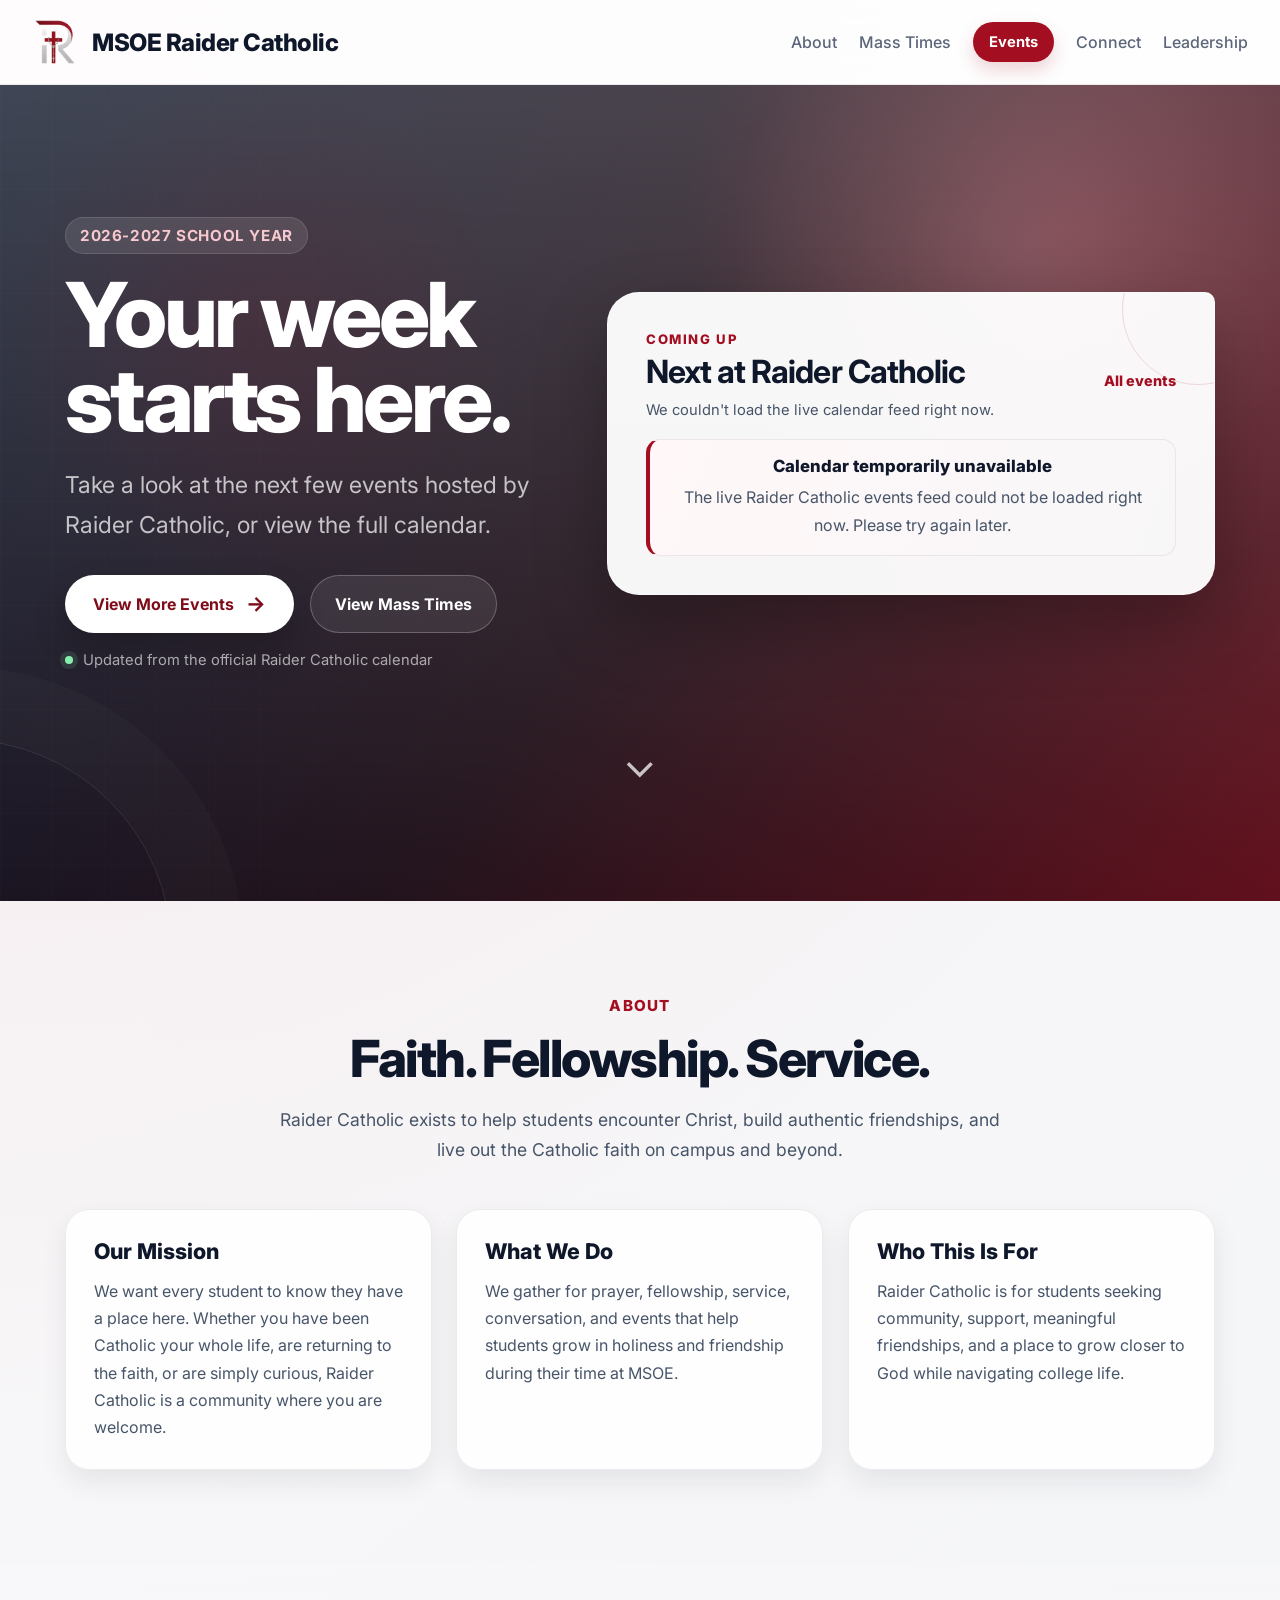
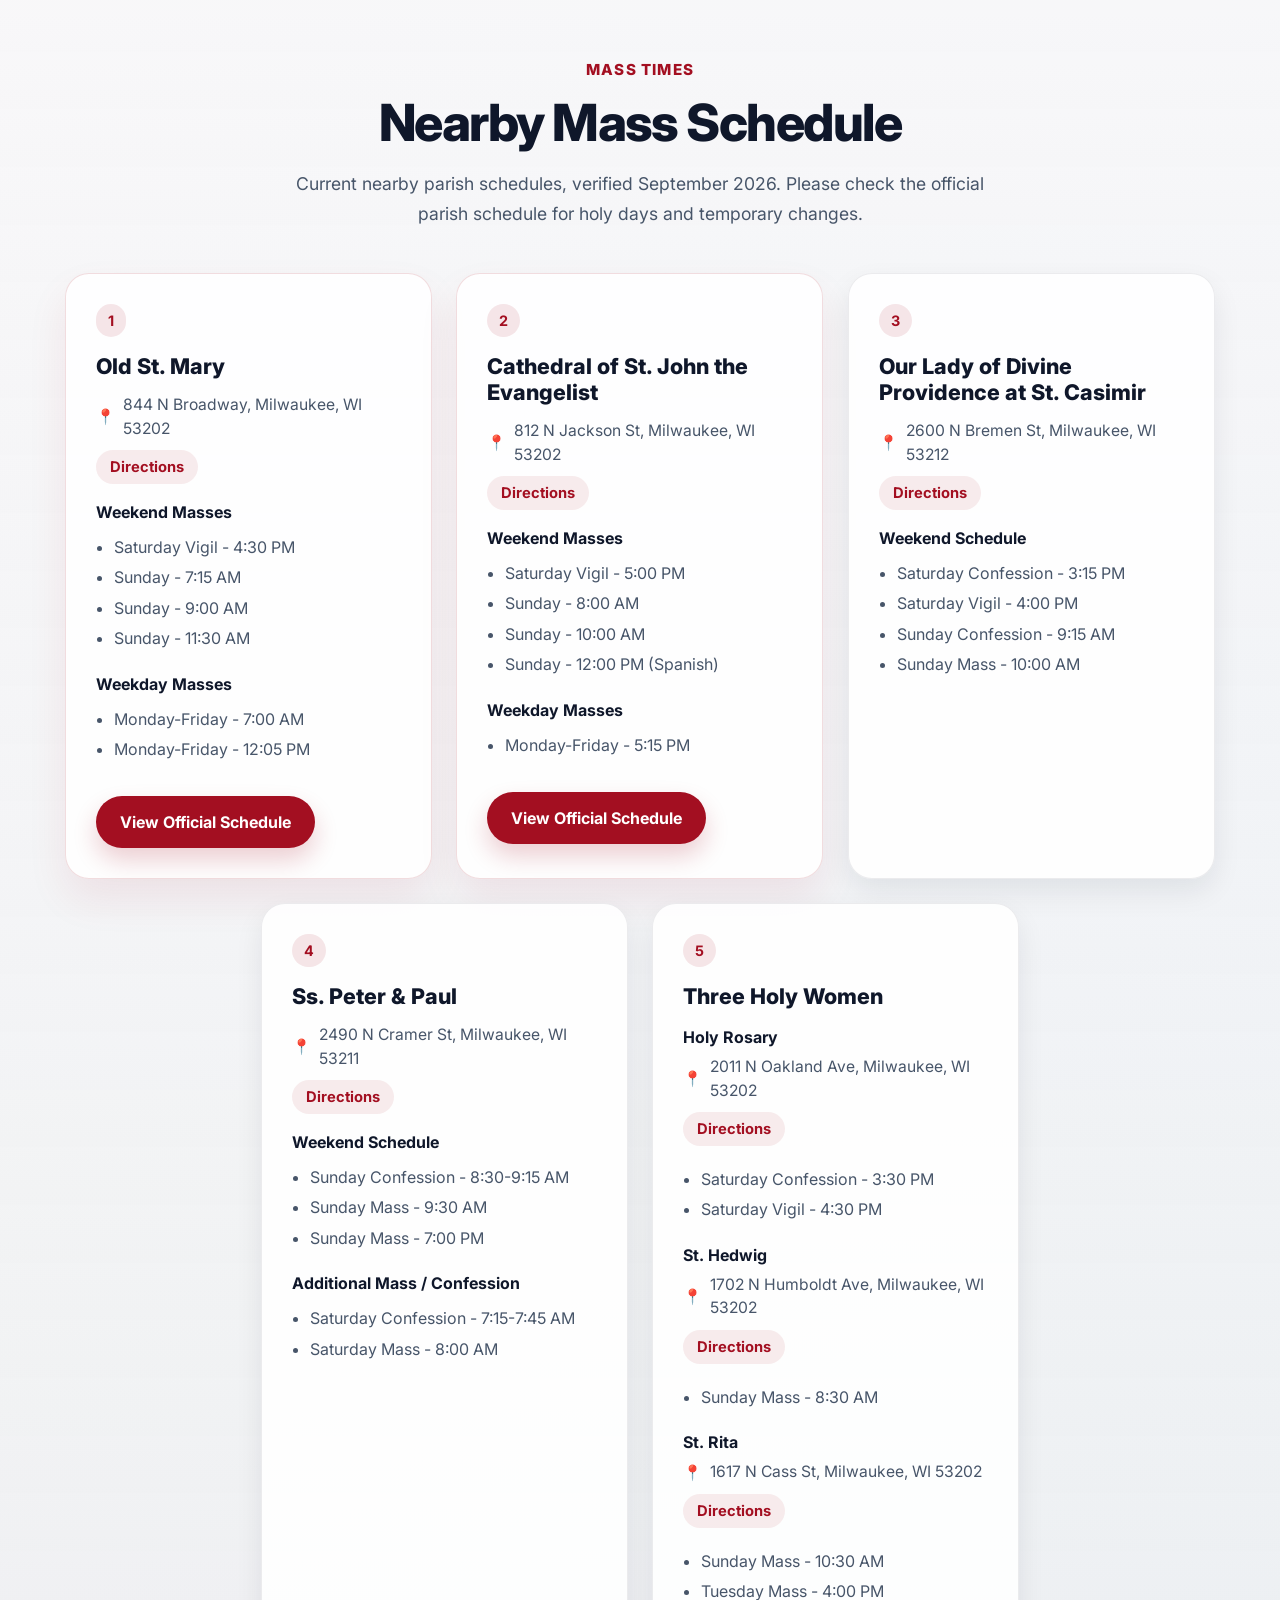
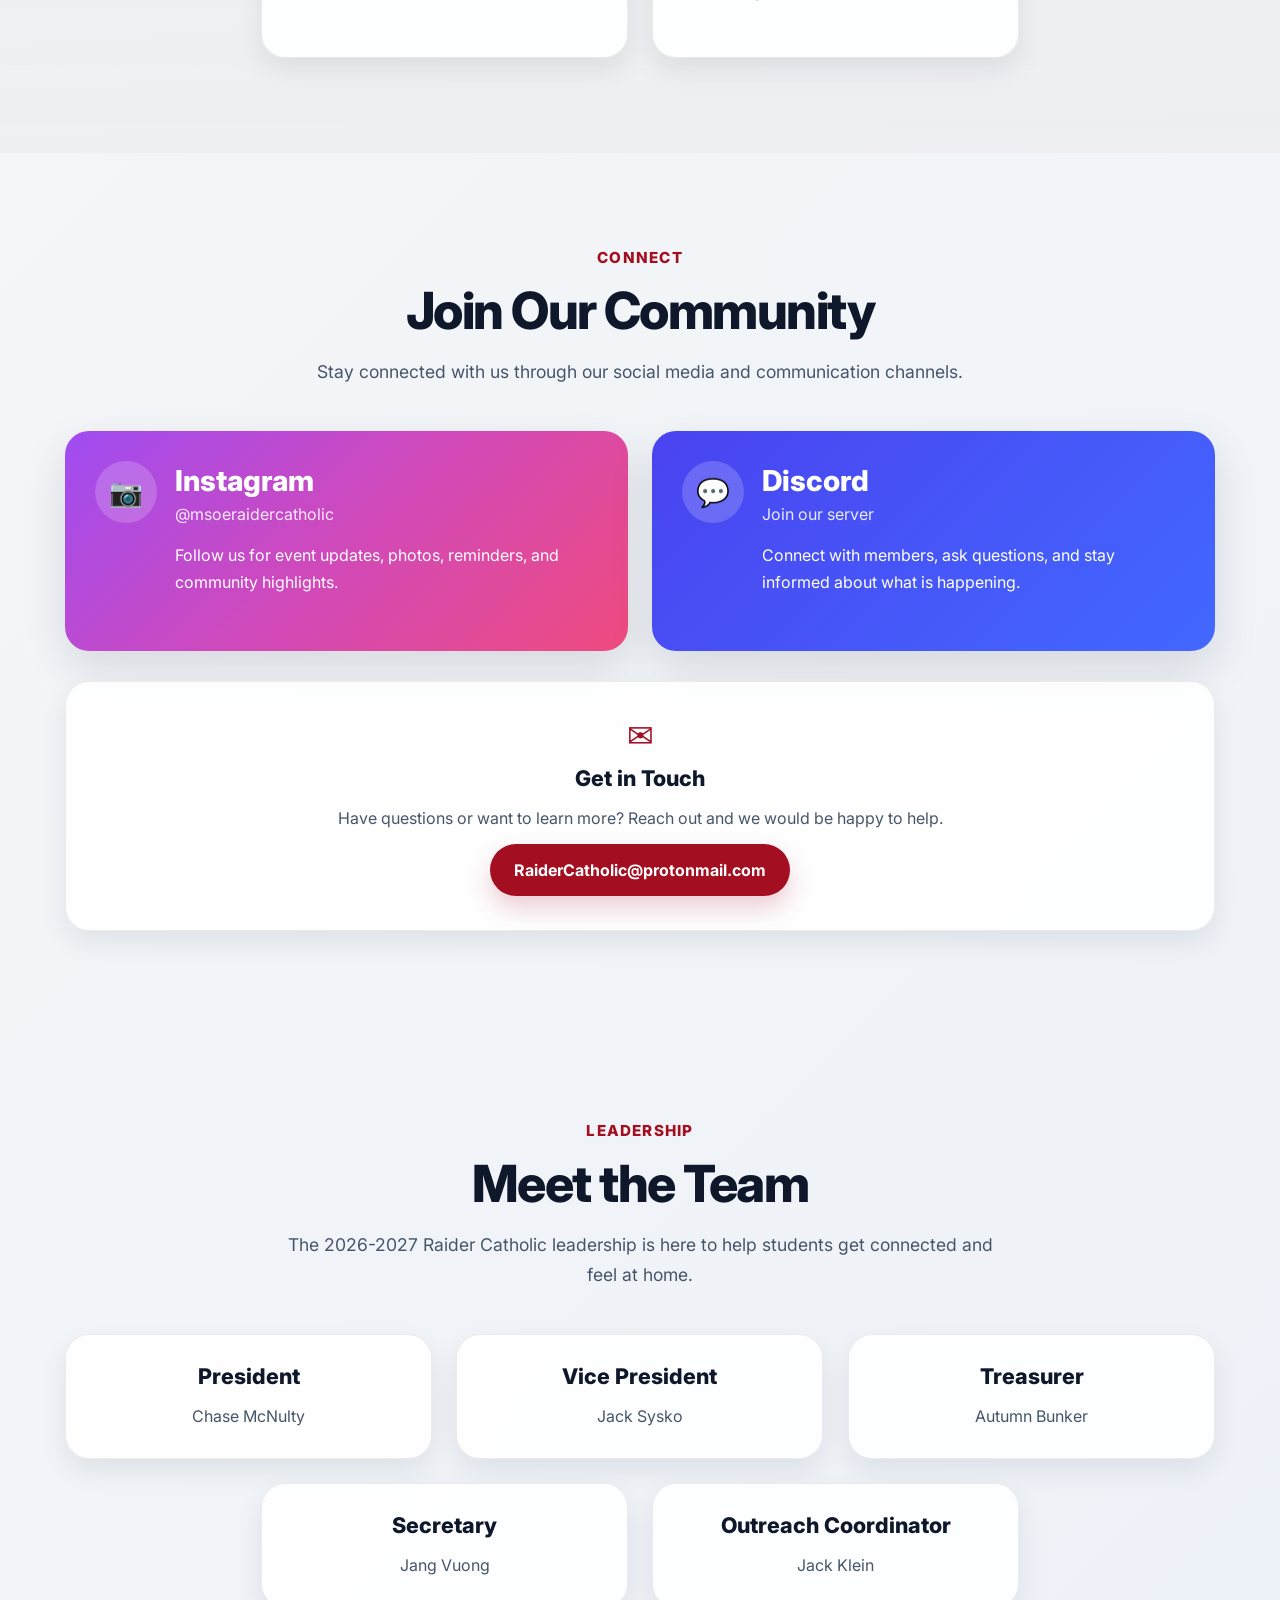
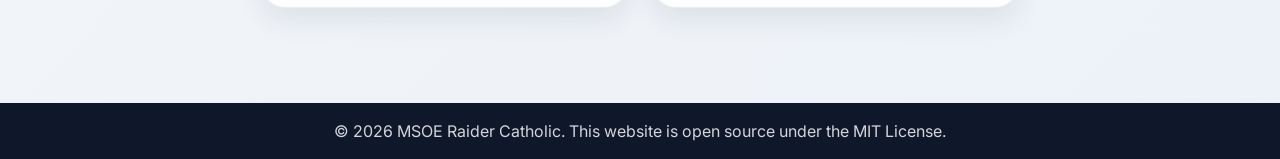
<file: index.html>
<!DOCTYPE html>
<html lang="en">
<head>
  <meta charset="UTF-8" />
  <meta name="viewport" content="width=device-width, initial-scale=1.0" />
  <title>MSOE Raider Catholic</title>
  <meta name="description" content="See upcoming MSOE Raider Catholic events, Mass times, service opportunities, and ways to grow in faith and community." />
  <link rel="icon" type="image/png" sizes="32x32" href="assets/favicon-32.png">
  <link rel="icon" type="image/png" sizes="48x48" href="assets/favicon-48.png">
  <link rel="apple-touch-icon" sizes="180x180" href="assets/apple-touch-icon.png">
  <meta property="og:title" content="MSOE Raider Catholic | Faith, Fellowship, and Service">
  <meta property="og:description" content="MSOE Raider Catholic is a welcoming Catholic community for students at Milwaukee School of Engineering seeking faith, friendship, service opportunities, and spiritual growth during college.">
  <meta property="og:type" content="website">
  <meta property="og:url" content="https://raidercatholic.com">
  <meta property="og:image" content="https://raidercatholic.com/assets/social-preview.png">
  <meta property="og:image:width" content="1200">
  <meta property="og:image:height" content="630">
  <link rel="preconnect" href="https://fonts.googleapis.com" />
  <link rel="preconnect" href="https://fonts.gstatic.com" crossorigin />
  <link
    href="https://fonts.googleapis.com/css2?family=Inter:wght@400;500;600;700;800&display=swap"
    rel="stylesheet"
  />
  <link rel="stylesheet" href="style.css?v=5" />
</head>
<body>
  <header class="site-header reveal">
    <div class="container nav-container">
      <a href="#" class="brand">
        <img src="assets/logo.png" alt="MSOE Raider Catholic logo" class="brand-logo" />
        <span class="brand-text">MSOE Raider Catholic</span>
      </a>

      <button
        class="menu-toggle"
        id="menuToggle"
        aria-label="Toggle navigation"
        aria-controls="siteNav"
        aria-expanded="false"
      >
        <span></span>
        <span></span>
        <span></span>
      </button>

      <nav class="site-nav" id="siteNav">
        <a href="#about">About</a>
        <a href="#mass-times">Mass Times</a>
        <a href="calendar.html" class="nav-events-link">Events</a>
        <a href="#connect">Connect</a>
        <a href="#leadership">Leadership</a>
      </nav>
    </div>
  </header>

  <main>
    <section class="hero events-hero reveal">
      <div class="hero-overlay"></div>

      <div class="container hero-content events-hero-layout">
        <div class="events-hero-copy">
          <p class="eyebrow">2026-2027 School Year</p>
          <h1>Your week starts here.</h1>
          <p class="hero-subtitle">
            Take a look at the next few events hosted by Raider Catholic, or view the full calendar.
          </p>

          <div class="hero-actions">
            <a href="calendar.html" class="button button-primary events-button">
              View More Events <span aria-hidden="true">&rarr;</span>
            </a>
            <a href="#mass-times" class="button button-secondary">View Mass Times</a>
          </div>

          <p class="events-feed-note">
            <span aria-hidden="true"></span>
            Updated from the official Raider Catholic calendar
          </p>
        </div>

        <section class="events-hero-calendar reveal reveal-delay-1" aria-labelledby="comingUpTitle">
          <div class="events-hero-calendar-heading">
            <div>
              <p class="events-calendar-kicker">Coming Up</p>
              <h2 id="comingUpTitle">Next at Raider Catholic</h2>
            </div>
            <a href="calendar.html" class="events-calendar-link">All events</a>
          </div>
          <p
            class="events-hero-status"
            id="calendarStatus"
            aria-live="polite"
            data-loaded-message="Here are the next opportunities to gather."
          >
            Loading upcoming events...
          </p>
          <div class="events-grid events-hero-grid" id="eventsList" data-event-limit="3"></div>
        </section>

        <button
          class="scroll-indicator"
          id="scrollButton"
          data-scroll-target="about"
          aria-label="Learn more about Raider Catholic"
        >
          &#8964;
        </button>
      </div>
    </section>

    <section class="section reveal" id="about">
      <div class="container">
        <div class="section-heading reveal">
          <p class="section-label">About</p>
          <h2>Faith. Fellowship. Service.</h2>
          <p class="section-subtitle">
            Raider Catholic exists to help students encounter Christ, build authentic
            friendships, and live out the Catholic faith on campus and beyond.
          </p>
        </div>

        <div class="about-grid">
          <div class="info-card reveal reveal-delay-1">
            <h3>Our Mission</h3>
            <p>
              We want every student to know they have a place here. Whether you have
              been Catholic your whole life, are returning to the faith, or are simply
              curious, Raider Catholic is a community where you are welcome.
            </p>
          </div>

          <div class="info-card reveal reveal-delay-2">
            <h3>What We Do</h3>
            <p>
              We gather for prayer, fellowship, service, conversation, and events that
              help students grow in holiness and friendship during their time at MSOE.
            </p>
          </div>

          <div class="info-card reveal reveal-delay-3">
            <h3>Who This Is For</h3>
            <p>
              Raider Catholic is for students seeking community, support, meaningful
              friendships, and a place to grow closer to God while navigating college life.
            </p>
          </div>
        </div>
      </div>
    </section>

    <section class="section mass-section reveal" id="mass-times">
      <div class="container">
        <div class="section-heading reveal">
          <p class="section-label">Mass Times</p>
          <h2>Nearby Mass Schedule</h2>
          <p class="section-subtitle">
            Current nearby parish schedules, verified September 2026.
            Please check the official parish schedule for holy days and temporary changes.
          </p>
        </div>

        <div class="mass-grid">
          <div class="mass-card featured-mass-card reveal reveal-delay-1">
            <div class="mass-badge">1</div>
            <h3>Old St. Mary</h3>

            <div class="mass-location">
              <div class="mass-location-row">
                <span class="mass-location-icon">📍</span>
                <span class="mass-address">844 N Broadway, Milwaukee, WI 53202</span>
              </div>
              <a
                class="map-chip"
                href="https://www.google.com/maps/search/?api=1&query=844+N+Broadway,+Milwaukee,+WI+53202"
                target="_blank"
                rel="noopener noreferrer"
              >
                Directions
              </a>
            </div>

            <h4>Weekend Masses</h4>
            <ul class="mass-list">
              <li>Saturday Vigil - 4:30 PM</li>
              <li>Sunday - 7:15 AM</li>
              <li>Sunday - 9:00 AM</li>
              <li>Sunday - 11:30 AM</li>
            </ul>

            <h4>Weekday Masses</h4>
            <ul class="mass-list">
              <li>Monday-Friday - 7:00 AM</li>
              <li>Monday-Friday - 12:05 PM</li>
            </ul>

            <a
              class="button button-primary button-inline"
              href="https://www.oldsaintmary.org/mass-times/"
              target="_blank"
              rel="noopener noreferrer"
            >
              View Official Schedule
            </a>
          </div>

          <div class="mass-card featured-mass-card reveal reveal-delay-2">
            <div class="mass-badge">2</div>
            <h3>Cathedral of St. John the Evangelist</h3>

            <div class="mass-location">
              <div class="mass-location-row">
                <span class="mass-location-icon">📍</span>
                <span class="mass-address">812 N Jackson St, Milwaukee, WI 53202</span>
              </div>
              <a
                class="map-chip"
                href="https://www.google.com/maps/search/?api=1&query=812+N+Jackson+St,+Milwaukee,+WI+53202"
                target="_blank"
                rel="noopener noreferrer"
              >
                Directions
              </a>
            </div>

            <h4>Weekend Masses</h4>
            <ul class="mass-list">
              <li>Saturday Vigil - 5:00 PM</li>
              <li>Sunday - 8:00 AM</li>
              <li>Sunday - 10:00 AM</li>
              <li>Sunday - 12:00 PM (Spanish)</li>
            </ul>

            <h4>Weekday Masses</h4>
            <ul class="mass-list">
              <li>Monday-Friday - 5:15 PM</li>
            </ul>

            <a
              class="button button-primary button-inline"
              href="https://www.stjohncathedral.org/index.php/schedule/"
              target="_blank"
              rel="noopener noreferrer"
            >
              View Official Schedule
            </a>
          </div>

          <div class="mass-card reveal reveal-delay-3">
            <div class="mass-badge">3</div>
            <h3>Our Lady of Divine Providence at St. Casimir</h3>

            <div class="mass-location">
              <div class="mass-location-row">
                <span class="mass-location-icon">📍</span>
                <span class="mass-address">2600 N Bremen St, Milwaukee, WI 53212</span>
              </div>
              <a
                class="map-chip"
                href="https://www.google.com/maps/search/?api=1&query=2600+N+Bremen+St,+Milwaukee,+WI+53212"
                target="_blank"
                rel="noopener noreferrer"
              >
                Directions
              </a>
            </div>

            <h4>Weekend Schedule</h4>
            <ul class="mass-list">
              <li>Saturday Confession - 3:15 PM</li>
              <li>Saturday Vigil - 4:00 PM</li>
              <li>Sunday Confession - 9:15 AM</li>
              <li>Sunday Mass - 10:00 AM</li>
            </ul>
          </div>

          <div class="mass-card reveal reveal-delay-1">
            <div class="mass-badge">4</div>
            <h3>Ss. Peter &amp; Paul</h3>

            <div class="mass-location">
              <div class="mass-location-row">
                <span class="mass-location-icon">📍</span>
                <span class="mass-address">2490 N Cramer St, Milwaukee, WI 53211</span>
              </div>
              <a
                class="map-chip"
                href="https://www.google.com/maps/search/?api=1&query=2490+N+Cramer+St,+Milwaukee,+WI+53211"
                target="_blank"
                rel="noopener noreferrer"
              >
                Directions
              </a>
            </div>

            <h4>Weekend Schedule</h4>
            <ul class="mass-list">
              <li>Sunday Confession - 8:30-9:15 AM</li>
              <li>Sunday Mass - 9:30 AM</li>
              <li>Sunday Mass - 7:00 PM</li>
            </ul>

            <h4>Additional Mass / Confession</h4>
            <ul class="mass-list">
              <li>Saturday Confession - 7:15-7:45 AM</li>
              <li>Saturday Mass - 8:00 AM</li>
            </ul>
          </div>

          <div class="mass-card reveal reveal-delay-2">
            <div class="mass-badge">5</div>
            <h3>Three Holy Women</h3>

            <h4>Holy Rosary</h4>
            <div class="mass-location mass-location-subgroup">
              <div class="mass-location-row">
                <span class="mass-location-icon">📍</span>
                <span class="mass-address">2011 N Oakland Ave, Milwaukee, WI 53202</span>
              </div>
              <a
                class="map-chip"
                href="https://www.google.com/maps/search/?api=1&query=2011+N+Oakland+Ave,+Milwaukee,+WI+53202"
                target="_blank"
                rel="noopener noreferrer"
              >
                Directions
              </a>
            </div>
            <ul class="mass-list">
              <li>Saturday Confession - 3:30 PM</li>
              <li>Saturday Vigil - 4:30 PM</li>
            </ul>

            <h4>St. Hedwig</h4>
            <div class="mass-location mass-location-subgroup">
              <div class="mass-location-row">
                <span class="mass-location-icon">📍</span>
                <span class="mass-address">1702 N Humboldt Ave, Milwaukee, WI 53202</span>
              </div>
              <a
                class="map-chip"
                href="https://www.google.com/maps/search/?api=1&query=1702+N+Humboldt+Ave,+Milwaukee,+WI+53202"
                target="_blank"
                rel="noopener noreferrer"
              >
                Directions
              </a>
            </div>
            <ul class="mass-list">
              <li>Sunday Mass - 8:30 AM</li>
            </ul>

            <h4>St. Rita</h4>
            <div class="mass-location mass-location-subgroup">
              <div class="mass-location-row">
                <span class="mass-location-icon">📍</span>
                <span class="mass-address">1617 N Cass St, Milwaukee, WI 53202</span>
              </div>
              <a
                class="map-chip"
                href="https://www.google.com/maps/search/?api=1&query=1617+N+Cass+St,+Milwaukee,+WI+53202"
                target="_blank"
                rel="noopener noreferrer"
              >
                Directions
              </a>
            </div>
            <ul class="mass-list">
              <li>Sunday Mass - 10:30 AM</li>
              <li>Tuesday Mass - 4:00 PM</li>
            </ul>
          </div>
        </div>
      </div>
    </section>

    <section class="section reveal" id="connect">
      <div class="container">
        <div class="section-heading reveal">
          <p class="section-label">Connect</p>
          <h2>Join Our Community</h2>
          <p class="section-subtitle">
            Stay connected with us through our social media and communication channels.
          </p>
        </div>

        <div class="card-grid">
          <a
            class="social-card instagram-card reveal reveal-delay-1"
            href="https://www.instagram.com/msoeraidercatholic/?utm_source=ig_web_button_share_sheet"
            target="_blank"
            rel="noopener noreferrer"
          >
            <div class="card-icon">📷</div>
            <div class="card-text">
              <h3>Instagram</h3>
              <p class="card-handle">@msoeraidercatholic</p>
              <p>Follow us for event updates, photos, reminders, and community highlights.</p>
            </div>
          </a>

          <a
            class="social-card discord-card reveal reveal-delay-2"
            href="https://discord.gg/pA2ScFbnUF"
            target="_blank"
            rel="noopener noreferrer"
          >
            <div class="card-icon">💬</div>
            <div class="card-text">
              <h3>Discord</h3>
              <p class="card-handle">Join our server</p>
              <p>Connect with members, ask questions, and stay informed about what is happening.</p>
            </div>
          </a>
        </div>

        <div class="contact-card reveal reveal-delay-3">
          <div class="contact-icon">✉</div>
          <h3>Get in Touch</h3>
          <p>
            Have questions or want to learn more? Reach out and we would be happy to help.
          </p>
          <a class="button button-primary button-inline" href="mailto:RaiderCatholic@protonmail.com">
            RaiderCatholic@protonmail.com
          </a>
        </div>
      </div>
    </section>

    <section class="section reveal" id="leadership">
      <div class="container">
        <div class="section-heading reveal">
          <p class="section-label">Leadership</p>
          <h2>Meet the Team</h2>
          <p class="section-subtitle">
            The 2026-2027 Raider Catholic leadership is here to help students get connected and feel at home.
          </p>
        </div>

        <div class="leadership-grid">
          <div class="leader-card reveal reveal-delay-1">
            <h3>President</h3>
            <p>Chase McNulty</p>
          </div>

          <div class="leader-card reveal reveal-delay-2">
            <h3>Vice President</h3>
            <p>Jack Sysko</p>
          </div>

          <div class="leader-card reveal reveal-delay-3">
            <h3>Treasurer</h3>
            <p>Autumn Bunker</p>
          </div>

          <div class="leader-card reveal reveal-delay-1">
            <h3>Secretary</h3>
            <p>Jang Vuong</p>
          </div>

          <div class="leader-card reveal reveal-delay-2">
            <h3>Outreach Coordinator</h3>
            <p>Jack Klein</p>
          </div>
        </div>
      </div>
    </section>
  </main>

  <footer class="site-footer reveal">
    <div class="container footer-content">
      <p>&copy; 2026 MSOE Raider Catholic. This website is open source under the MIT License.</p>
    </div>
  </footer>

  <script src="script.js?v=6"></script>
</body>
</html>
</file>
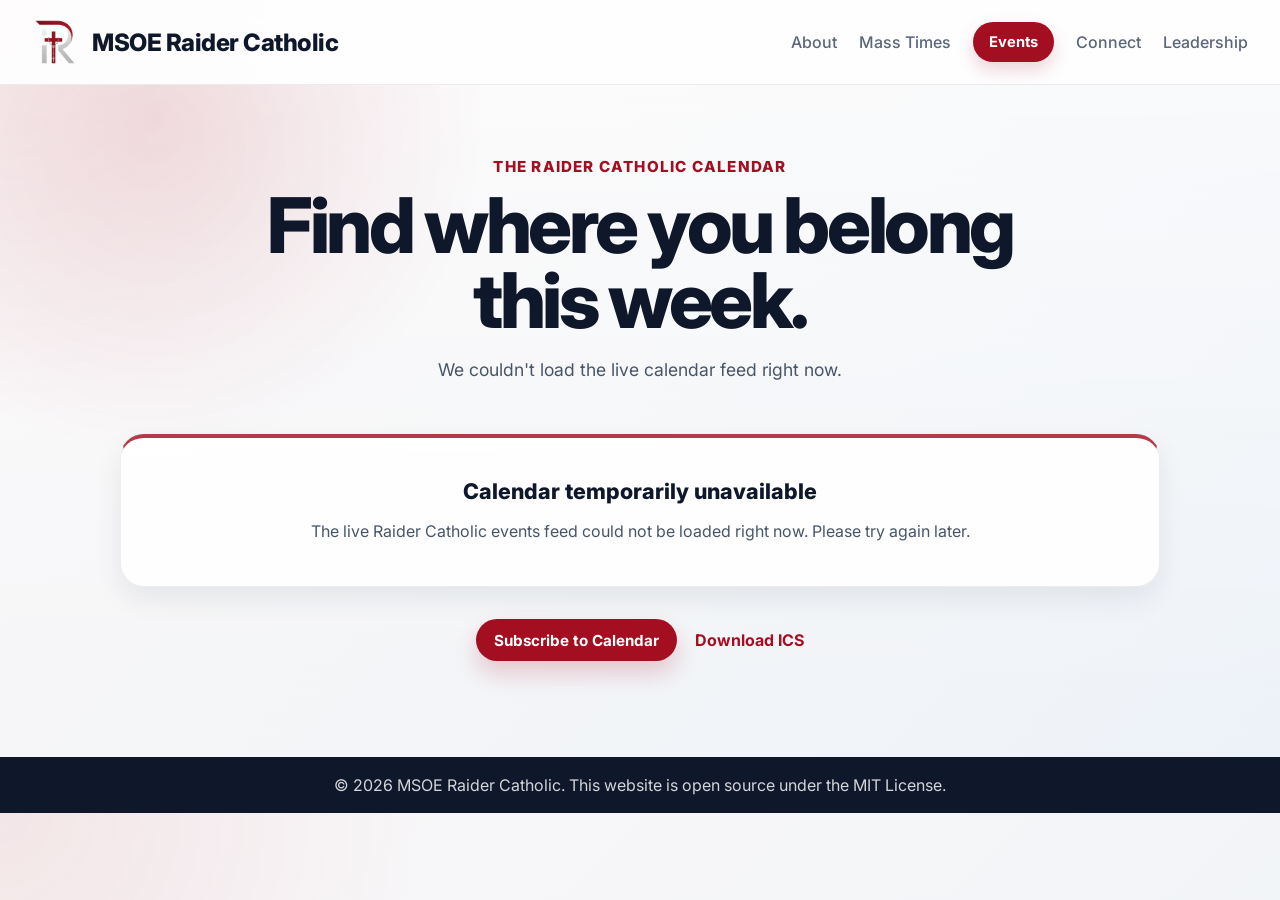
<file: calendar.html>
<!DOCTYPE html>
<html lang="en">
<head>
  <meta charset="UTF-8" />
  <meta name="viewport" content="width=device-width, initial-scale=1.0" />
  <title>Upcoming Events | MSOE Raider Catholic</title>
  <link rel="icon" type="image/png" sizes="32x32" href="assets/favicon-32.png">
  <link rel="icon" type="image/png" sizes="48x48" href="assets/favicon-48.png">
  <link rel="apple-touch-icon" sizes="180x180" href="assets/apple-touch-icon.png">
  <meta property="og:title" content="Upcoming Events | MSOE Raider Catholic">
  <meta property="og:description" content="See upcoming Raider Catholic events, meetings, and opportunities to get involved.">
  <meta property="og:type" content="website">
  <meta property="og:url" content="https://raidercatholic.com/calendar.html">
  <meta property="og:image" content="https://raidercatholic.com/assets/social-preview.png">
  <meta property="og:image:width" content="1200">
  <meta property="og:image:height" content="630">
  <link rel="preconnect" href="https://fonts.googleapis.com" />
  <link rel="preconnect" href="https://fonts.gstatic.com" crossorigin />
  <link
    href="https://fonts.googleapis.com/css2?family=Inter:wght@400;500;600;700;800&display=swap"
    rel="stylesheet"
  />
  <link rel="stylesheet" href="style.css?v=5" />
</head>
<body>
  <header class="site-header reveal">
    <div class="container nav-container">
      <a href="index.html" class="brand">
        <img src="assets/logo.png" alt="MSOE Raider Catholic logo" class="brand-logo" />
        <span class="brand-text">MSOE Raider Catholic</span>
      </a>

      <button
        class="menu-toggle"
        id="menuToggle"
        aria-label="Toggle navigation"
        aria-controls="siteNav"
        aria-expanded="false"
      >
        <span></span>
        <span></span>
        <span></span>
      </button>

      <nav class="site-nav" id="siteNav">
        <a href="index.html#about">About</a>
        <a href="index.html#mass-times">Mass Times</a>
        <a href="calendar.html" class="nav-events-link" aria-current="page">Events</a>
        <a href="index.html#connect">Connect</a>
        <a href="index.html#leadership">Leadership</a>
      </nav>
    </div>
  </header>

  <main>
    <section class="section calendar-top-section reveal">
      <div class="container">
        <div class="section-heading reveal">
          <p class="section-label">The Raider Catholic Calendar</p>
          <h1 class="calendar-page-title">Find where you belong this week.</h1>
          <p class="section-subtitle" id="calendarStatus" aria-live="polite">
            Loading upcoming events...
          </p>
        </div>

        <div class="events-grid" id="eventsList"></div>

        <div class="calendar-actions reveal reveal-delay-1">
          <a
            class="button button-primary button-small"
            id="subscribeCalendarButton"
            href="webcal://outlook.office365.com/owa/calendar/3f27e5fcd8c54156a67a04e6c92a556d@msoe.edu/39fd891e541a4016a9fecf8ed36628826223923538709763827/calendar.ics"
          >
            Subscribe to Calendar
          </a>
          <a
            class="calendar-text-link"
            href="https://outlook.office365.com/owa/calendar/3f27e5fcd8c54156a67a04e6c92a556d@msoe.edu/39fd891e541a4016a9fecf8ed36628826223923538709763827/calendar.ics"
            target="_blank"
            rel="noopener noreferrer"
          >
            Download ICS
          </a>
        </div>
      </div>
    </section>
  </main>

  <footer class="site-footer reveal">
    <div class="container footer-content">
      <p>&copy; 2026 MSOE Raider Catholic. This website is open source under the MIT License.</p>
    </div>
  </footer>

  <script src="script.js?v=6"></script>
</body>
</html>
</file>
<file: style.css>
:root {
  --raider-red: #a30f21;
  --raider-red-dark: #7f0c1a;
  --raider-silver: #b9b9b9;
  --raider-silver-dark: #8f8f8f;
  --navy: #0f172a;
  --navy-soft: #475569;
  --bg-main: #f7f5f6;
  --bg-alt: #eef2f7;
  --white: #ffffff;
  --border: rgba(15, 23, 42, 0.08);
  --shadow: 0 18px 45px rgba(15, 23, 42, 0.12);
  --shadow-soft: 0 12px 28px rgba(15, 23, 42, 0.08);
  --radius-lg: 24px;
  --radius-md: 18px;
  --radius-sm: 12px;
  --max-width: 1150px;
  --header-height: 84px;
}

* {
  box-sizing: border-box;
}

html {
  scroll-behavior: smooth;
}

body {
  margin: 0;
  font-family: "Inter", Arial, Helvetica, sans-serif;
  color: var(--navy);
  background:
    radial-gradient(circle at top left, rgba(163, 15, 33, 0.08), transparent 28%),
    linear-gradient(135deg, #faf7f8 0%, #f5f6f8 45%, #edf2f8 100%);
}

img {
  display: block;
  max-width: 100%;
}

a {
  color: inherit;
  text-decoration: none;
}

button {
  font: inherit;
}

.container {
  width: min(92%, var(--max-width));
  margin: 0 auto;
}

.site-header {
  position: sticky;
  top: 0;
  z-index: 1000;
  background: rgba(255, 255, 255, 0.88);
  backdrop-filter: blur(12px);
  border-bottom: 1px solid var(--border);
}

.nav-container {
  width: 100%;
  max-width: none;
  min-height: var(--header-height);
  display: flex;
  align-items: center;
  justify-content: space-between;
  gap: 20px;
  padding: 0 32px;
  margin: 0;
}

.brand {
  display: flex;
  align-items: center;
  gap: 14px;
  flex-shrink: 0;
}

.brand-logo {
  width: 46px;
  height: 46px;
  object-fit: contain;
}

.brand-text {
  font-size: 1.5rem;
  font-weight: 800;
  letter-spacing: -0.02em;
  white-space: nowrap;
}

.site-nav {
  display: flex;
  align-items: center;
  gap: 22px;
  margin-left: auto;
}

.site-nav a {
  font-weight: 500;
  color: #5b667a;
  transition: color 0.22s ease;
}

.site-nav a:hover {
  color: var(--raider-red);
}

.site-nav .nav-events-link {
  display: inline-flex;
  align-items: center;
  min-height: 40px;
  padding: 0 16px;
  border-radius: 999px;
  background: var(--raider-red);
  color: var(--white);
  font-size: 0.92rem;
  font-weight: 700;
  box-shadow: 0 8px 18px rgba(163, 15, 33, 0.18);
  transition: background 0.22s ease, transform 0.22s ease, box-shadow 0.22s ease;
}

.site-nav .nav-events-link:hover {
  background: var(--raider-red-dark);
  color: var(--white);
  transform: translateY(-2px);
  box-shadow: 0 12px 22px rgba(163, 15, 33, 0.24);
}

.menu-toggle {
  display: none;
  background: transparent;
  border: none;
  cursor: pointer;
  padding: 0;
  flex-direction: column;
  gap: 5px;
}

.menu-toggle span {
  width: 28px;
  height: 3px;
  background: var(--navy);
  border-radius: 999px;
}

.hero {
  position: relative;
  min-height: calc(100vh - var(--header-height));
  display: flex;
  align-items: center;
  justify-content: center;
  overflow: hidden;
}

.events-hero {
  background:
    radial-gradient(circle at 83% 18%, rgba(216, 45, 67, 0.3), transparent 30%),
    linear-gradient(125deg, #0f172a 0%, #22131c 52%, #61101c 100%);
  color: var(--white);
}

.events-hero::before,
.events-hero::after {
  content: "";
  position: absolute;
  pointer-events: none;
}

.events-hero::before {
  inset: 0;
  opacity: 0.18;
  background-image:
    linear-gradient(rgba(255, 255, 255, 0.08) 1px, transparent 1px),
    linear-gradient(90deg, rgba(255, 255, 255, 0.08) 1px, transparent 1px);
  background-size: 52px 52px;
  mask-image: linear-gradient(to right, black, transparent 58%);
}

.events-hero::after {
  width: 420px;
  height: 420px;
  left: -250px;
  bottom: -260px;
  border: 1px solid rgba(255, 255, 255, 0.1);
  border-radius: 50%;
  box-shadow: 0 0 0 72px rgba(255, 255, 255, 0.018);
}

.hero-overlay {
  position: absolute;
  inset: 0;
  background:
    radial-gradient(circle at 20% 30%, rgba(163, 15, 33, 0.12), transparent 22%),
    radial-gradient(circle at 80% 20%, rgba(185, 185, 185, 0.18), transparent 24%),
    linear-gradient(180deg, rgba(255, 255, 255, 0.2), rgba(255, 255, 255, 0));
  pointer-events: none;
  z-index: 1;
}

.hero-content {
  position: relative;
  text-align: center;
  padding: 120px 0 90px;
  z-index: 2;
}

.events-hero-layout {
  display: grid;
  grid-template-columns: minmax(0, 0.88fr) minmax(440px, 1.12fr);
  align-items: center;
  gap: clamp(40px, 5vw, 70px);
  padding-top: 54px;
  padding-bottom: 34px;
  text-align: left;
}

.events-hero-copy {
  max-width: 560px;
}

.events-hero .eyebrow {
  background: rgba(255, 255, 255, 0.1);
  color: #f8c8cf;
  border: 1px solid rgba(255, 255, 255, 0.12);
}

.events-hero h1 {
  max-width: 620px;
  font-size: clamp(3.5rem, 6.7vw, 6.4rem);
  line-height: 0.96;
}

.events-hero .hero-subtitle {
  width: min(560px, 100%);
  margin: 24px 0 30px;
  color: rgba(255, 255, 255, 0.72);
}

.events-hero .hero-actions {
  justify-content: flex-start;
}

.events-hero .events-button {
  gap: 12px;
  min-height: 58px;
  padding: 0 28px;
  background: var(--white);
  color: var(--raider-red-dark);
  box-shadow: 0 16px 32px rgba(0, 0, 0, 0.22);
}

.events-hero .events-button:hover {
  background: #fff4f5;
  color: var(--raider-red-dark);
  box-shadow: 0 20px 38px rgba(0, 0, 0, 0.28);
}

.events-hero .events-button span {
  font-size: 1.3rem;
  line-height: 1;
  transition: transform 0.22s ease;
}

.events-hero .events-button:hover span {
  transform: translateX(4px);
}

.events-hero .button-secondary {
  background: rgba(255, 255, 255, 0.08);
  border-color: rgba(255, 255, 255, 0.24);
  color: var(--white);
}

.events-hero .button-secondary:hover {
  background: rgba(255, 255, 255, 0.16);
  box-shadow: none;
}

.events-feed-note {
  display: flex;
  align-items: center;
  gap: 10px;
  margin: 18px 0 0;
  color: rgba(255, 255, 255, 0.62);
  font-size: 0.92rem;
}

.events-feed-note span {
  width: 8px;
  height: 8px;
  flex-shrink: 0;
  border-radius: 50%;
  background: #86efac;
  box-shadow: 0 0 0 5px rgba(134, 239, 172, 0.12);
}

.events-hero-calendar {
  position: relative;
  overflow: hidden;
  padding: clamp(26px, 3.4vw, 38px);
  border: 1px solid rgba(255, 255, 255, 0.54);
  border-radius: 32px 10px 32px 32px;
  background: rgba(255, 255, 255, 0.96);
  color: var(--navy);
  box-shadow: 0 30px 70px rgba(0, 0, 0, 0.28);
}

.events-hero-calendar::after {
  content: "";
  position: absolute;
  top: -60px;
  right: -60px;
  width: 150px;
  height: 150px;
  border: 1px solid rgba(163, 15, 33, 0.14);
  border-radius: 50%;
}

.events-hero-calendar-heading {
  position: relative;
  z-index: 1;
  display: flex;
  align-items: flex-end;
  justify-content: space-between;
  gap: 20px;
  margin-bottom: 10px;
}

.events-calendar-kicker {
  margin: 0 0 8px;
  color: var(--raider-red);
  font-size: 0.82rem;
  font-weight: 800;
  letter-spacing: 0.12em;
  text-transform: uppercase;
}

.events-hero-calendar h2 {
  margin: 0;
  font-size: clamp(1.7rem, 2.5vw, 2.3rem);
  line-height: 1.05;
  letter-spacing: -0.03em;
}

.events-calendar-link {
  position: relative;
  z-index: 1;
  flex-shrink: 0;
  color: var(--raider-red);
  font-size: 0.9rem;
  font-weight: 800;
}

.events-calendar-link:hover {
  color: var(--raider-red-dark);
}

.events-hero-status {
  margin: 0 0 18px;
  color: var(--navy-soft);
  font-size: 0.92rem;
  line-height: 1.55;
}

.events-grid.events-hero-grid {
  position: relative;
  z-index: 1;
  grid-template-columns: repeat(2, minmax(0, 1fr));
  gap: 10px;
}

.events-grid.events-hero-grid .event-card:first-child {
  grid-column: 1 / -1;
  background: linear-gradient(110deg, #fff7f8, #f8f7f8);
}

.events-hero-grid .event-card {
  padding: 16px 18px;
  border: 1px solid rgba(15, 23, 42, 0.07);
  border-left: 4px solid var(--raider-red);
  border-radius: 14px;
  background: #f8f7f8;
  box-shadow: none;
}

.events-hero-grid .event-card h3 {
  margin-bottom: 8px;
  font-size: 1.05rem;
}

.events-hero-grid .event-card-meta {
  grid-template-columns: repeat(2, minmax(0, 1fr));
  gap: 3px 16px;
  margin-bottom: 0;
}

.events-hero-grid .event-meta-row {
  gap: 7px;
  font-size: 0.82rem;
  line-height: 1.4;
}

.events-hero-grid .event-meta-row:last-child {
  grid-column: 1 / -1;
}

.events-hero-grid .event-description {
  display: none;
}

.events-hero .scroll-indicator {
  grid-column: 1 / -1;
  justify-self: center;
  margin-top: 0;
  color: rgba(255, 255, 255, 0.74);
}

.events-hero .scroll-indicator:hover {
  color: var(--white);
}

.eyebrow {
  display: inline-block;
  margin: 0 0 18px;
  padding: 8px 14px;
  border-radius: 999px;
  background: rgba(163, 15, 33, 0.1);
  color: var(--raider-red);
  font-size: 0.95rem;
  font-weight: 700;
  letter-spacing: 0.04em;
  text-transform: uppercase;
}

.hero h1 {
  margin: 0;
  font-size: clamp(3rem, 7vw, 5.8rem);
  font-weight: 800;
  letter-spacing: -0.04em;
  line-height: 0.95;
}

.hero-subtitle {
  width: min(700px, 92%);
  margin: 22px auto 34px;
  font-size: clamp(1.1rem, 2vw, 1.45rem);
  line-height: 1.7;
  color: var(--navy-soft);
}

.hero-actions {
  display: flex;
  justify-content: center;
  gap: 16px;
  flex-wrap: wrap;
}

.button {
  display: inline-flex;
  align-items: center;
  justify-content: center;
  min-height: 52px;
  padding: 0 24px;
  border-radius: 999px;
  font-weight: 700;
  transition:
    transform 0.22s ease,
    background 0.22s ease,
    color 0.22s ease,
    box-shadow 0.22s ease,
    border-color 0.22s ease;
}

.button:hover {
  transform: translateY(-3px);
}

.button:active {
  transform: translateY(-1px);
}

.button-primary {
  background: var(--raider-red);
  color: var(--white);
  box-shadow: 0 12px 24px rgba(163, 15, 33, 0.2);
}

.button-primary:hover {
  background: var(--raider-red-dark);
  box-shadow: 0 18px 30px rgba(163, 15, 33, 0.24);
}

.button-secondary {
  background: rgba(255, 255, 255, 0.85);
  color: var(--navy);
  border: 1px solid rgba(15, 23, 42, 0.08);
}

.button-secondary:hover {
  background: var(--white);
  box-shadow: 0 14px 24px rgba(15, 23, 42, 0.1);
}

.button-inline {
  margin-top: 12px;
}

.scroll-indicator {
  margin-top: 32px;
  border: none;
  background: transparent;
  font-size: 2.8rem;
  color: var(--raider-red);
  cursor: pointer;
  animation: scrollCue 2.2s ease-in-out infinite;
  transition: color 0.22s ease, transform 0.22s ease;
}

.scroll-indicator:hover {
  color: var(--raider-red-dark);
}

.section {
  padding: 95px 0;
}

.section-heading {
  text-align: center;
  margin-bottom: 44px;
}

.section-label {
  margin: 0 0 12px;
  font-size: 0.95rem;
  font-weight: 800;
  letter-spacing: 0.08em;
  text-transform: uppercase;
  color: var(--raider-red);
}

.section-heading h2 {
  margin: 0;
  font-size: clamp(2rem, 4vw, 3.3rem);
  font-weight: 800;
  letter-spacing: -0.03em;
}

.section-subtitle {
  width: min(720px, 95%);
  margin: 16px auto 0;
  color: var(--navy-soft);
  font-size: 1.1rem;
  line-height: 1.7;
}

.about-grid {
  display: grid;
  grid-template-columns: repeat(3, minmax(0, 1fr));
  gap: 24px;
}

.info-card,
.leader-card,
.mass-card,
.contact-card,
.event-card {
  background: rgba(255, 255, 255, 0.88);
  border: 1px solid var(--border);
  border-radius: var(--radius-lg);
  box-shadow: var(--shadow-soft);
}

.info-card,
.leader-card {
  padding: 28px;
}

.info-card h3,
.leader-card h3,
.mass-card h3,
.contact-card h3,
.event-card h3 {
  margin: 0 0 14px;
  font-size: 1.35rem;
  font-weight: 800;
}

.info-card p,
.leader-card p,
.mass-card p,
.contact-card p,
.event-card p {
  margin: 0;
  color: var(--navy-soft);
  line-height: 1.7;
}

.mass-section {
  background: linear-gradient(180deg, rgba(255, 255, 255, 0.2), rgba(185, 185, 185, 0.08));
}

.mass-grid {
  display: grid;
  grid-template-columns: repeat(6, 1fr);
  gap: 24px;
}

.mass-card {
  padding: 30px;
}

.mass-card:nth-child(1),
.mass-card:nth-child(2),
.mass-card:nth-child(3) {
  grid-column: span 2;
}

.mass-card:nth-child(4) {
  grid-column: 2 / span 2;
}

.mass-card:nth-child(5) {
  grid-column: 4 / span 2;
}

.featured-mass-card {
  border: 1px solid rgba(163, 15, 33, 0.14);
  box-shadow: 0 20px 40px rgba(163, 15, 33, 0.08);
}

.mass-badge {
  display: inline-block;
  margin-bottom: 16px;
  padding: 8px 12px;
  border-radius: 999px;
  background: rgba(163, 15, 33, 0.1);
  color: var(--raider-red);
  font-size: 0.9rem;
  font-weight: 700;
}

.mass-location {
  display: flex;
  flex-wrap: wrap;
  align-items: center;
  gap: 10px 12px;
  margin: 0 0 18px;
}

.mass-location-subgroup {
  margin-top: -2px;
}

.mass-location-row {
  display: flex;
  align-items: center;
  gap: 8px;
  min-width: 0;
}

.mass-location-icon {
  flex-shrink: 0;
  font-size: 0.95rem;
}

.mass-address {
  color: var(--navy-soft);
  font-size: 0.98rem;
  line-height: 1.5;
}

.map-chip {
  display: inline-flex;
  align-items: center;
  justify-content: center;
  min-height: 34px;
  padding: 0 14px;
  border-radius: 999px;
  background: rgba(163, 15, 33, 0.08);
  color: var(--raider-red);
  font-size: 0.92rem;
  font-weight: 700;
  transition: background 0.22s ease, color 0.22s ease, transform 0.22s ease;
}

.map-chip:hover {
  background: rgba(163, 15, 33, 0.14);
  color: var(--raider-red-dark);
  transform: translateX(3px);
}

.mass-card h4 {
  margin: 18px 0 10px;
  font-size: 1rem;
  color: var(--navy);
}

.mass-list {
  margin: 0 0 20px;
  padding-left: 18px;
  color: var(--navy-soft);
  line-height: 1.9;
}

.card-grid {
  display: grid;
  grid-template-columns: repeat(2, minmax(0, 1fr));
  gap: 24px;
  margin-bottom: 30px;
}

.social-card {
  min-height: 220px;
  border-radius: var(--radius-lg);
  padding: 30px;
  display: flex;
  gap: 18px;
  color: var(--white);
  box-shadow: var(--shadow);
  transition: transform 0.22s ease, box-shadow 0.22s ease;
}

.social-card:hover {
  transform: translateY(-4px);
  box-shadow: 0 24px 44px rgba(15, 23, 42, 0.18);
}

.instagram-card {
  background: linear-gradient(135deg, #9f4cf2 0%, #cf49bc 48%, #ef4b7f 100%);
}

.discord-card {
  background: linear-gradient(135deg, #4a43f0 0%, #4268ff 100%);
}

.card-icon {
  width: 62px;
  height: 62px;
  flex-shrink: 0;
  display: grid;
  place-items: center;
  font-size: 1.7rem;
  border-radius: 50%;
  background: rgba(255, 255, 255, 0.18);
}

.card-text h3 {
  margin: 2px 0 6px;
  font-size: 1.8rem;
  font-weight: 800;
}

.card-handle {
  margin: 0 0 18px;
  color: rgba(255, 255, 255, 0.88);
}

.card-text p:last-child {
  margin: 0;
  line-height: 1.7;
}

.contact-card {
  text-align: center;
  padding: 34px 28px;
}

.contact-icon {
  font-size: 2rem;
  color: var(--raider-red);
  margin-bottom: 10px;
}

.leadership-grid {
  display: grid;
  grid-template-columns: repeat(6, 1fr);
  gap: 24px;
}

.leader-card {
  text-align: center;
}

.leader-card:nth-child(1),
.leader-card:nth-child(2),
.leader-card:nth-child(3) {
  grid-column: span 2;
}

.leader-card:nth-child(4) {
  grid-column: 2 / span 2;
}

.leader-card:nth-child(5) {
  grid-column: 4 / span 2;
}

/* Calendar page */
.calendar-top-section {
  position: relative;
  padding-top: 72px;
  padding-bottom: 96px;
  background:
    radial-gradient(circle at 12% 5%, rgba(163, 15, 33, 0.12), transparent 26%),
    linear-gradient(180deg, rgba(255, 255, 255, 0.48), rgba(255, 255, 255, 0));
}

.calendar-top-section .section-heading {
  max-width: 880px;
  margin-right: auto;
  margin-bottom: 50px;
  margin-left: auto;
}

.calendar-page-title {
  margin: 0;
  font-size: clamp(2.7rem, 6vw, 5rem);
  font-weight: 800;
  letter-spacing: -0.045em;
  line-height: 0.98;
}

.events-grid {
  display: grid;
  gap: 24px;
  grid-template-columns: repeat(2, minmax(0, 1fr));
}

.event-card {
  padding: 28px;
}

.calendar-top-section .events-grid {
  max-width: 1040px;
  margin: 0 auto;
}

.calendar-top-section .event-card {
  border-top: 4px solid rgba(163, 15, 33, 0.82);
  transition: transform 0.22s ease, box-shadow 0.22s ease;
}

.calendar-top-section .event-card:hover {
  transform: translateY(-4px);
  box-shadow: 0 20px 38px rgba(15, 23, 42, 0.13);
}

.event-card-meta {
  display: grid;
  gap: 10px;
  margin-bottom: 16px;
}

.event-meta-row {
  display: flex;
  align-items: flex-start;
  gap: 10px;
  color: var(--navy-soft);
  font-size: 0.98rem;
  line-height: 1.6;
}

.event-meta-icon {
  flex-shrink: 0;
}

.event-description {
  margin-top: 14px;
  color: var(--navy-soft);
  white-space: pre-line;
}

.calendar-actions {
  display: flex;
  align-items: center;
  justify-content: center;
  gap: 18px;
  margin-top: 32px;
  flex-wrap: wrap;
}

.button-small {
  min-height: 42px;
  padding: 0 18px;
  font-size: 0.95rem;
}

.calendar-text-link {
  font-weight: 700;
  color: var(--raider-red);
  transition: color 0.22s ease, transform 0.22s ease;
}

.calendar-text-link:hover {
  color: var(--raider-red-dark);
  transform: translateX(3px);
}

.calendar-empty {
  grid-column: 1 / -1;
  text-align: center;
  padding: 40px 24px;
}

.site-footer {
  margin-top: 0;
  width: 100%;
}

.footer-content {
  width: 100%;
  max-width: none;
  background: var(--navy);
  text-align: center;
  color: rgba(255, 255, 255, 0.82);
  padding: 18px 16px;
  margin: 0;
}

.footer-content p {
  margin: 0;
}

/* Animations */
.reveal {
  opacity: 0;
  transform: translateY(24px);
  transition:
    opacity 0.65s ease,
    transform 0.65s ease;
  will-change: opacity, transform;
}

.reveal.is-visible {
  opacity: 1;
  transform: translateY(0);
}

.reveal-delay-1 {
  transition-delay: 0.06s;
}

.reveal-delay-2 {
  transition-delay: 0.12s;
}

.reveal-delay-3 {
  transition-delay: 0.18s;
}

@keyframes scrollCue {
  0%, 100% {
    transform: translateY(0);
    opacity: 0.75;
  }
  50% {
    transform: translateY(10px);
    opacity: 1;
  }
}

@media (prefers-reduced-motion: reduce) {
  html {
    scroll-behavior: auto;
  }

  .reveal,
  .reveal.is-visible,
  .social-card,
  .button,
  .scroll-indicator,
  .site-nav,
  .events-hero .events-button span,
  .map-chip,
  .calendar-text-link,
  .calendar-top-section .event-card {
    transition: none !important;
    transform: none !important;
    opacity: 1 !important;
    animation: none !important;
  }
}

@media (max-width: 1100px) {
  .mass-grid {
    grid-template-columns: repeat(2, minmax(0, 1fr));
  }

  .mass-card:nth-child(1),
  .mass-card:nth-child(2),
  .mass-card:nth-child(3),
  .mass-card:nth-child(4),
  .mass-card:nth-child(5) {
    grid-column: auto;
  }

  .mass-card:last-child {
    grid-column: 1 / -1;
    max-width: 420px;
    justify-self: center;
  }

  .leadership-grid {
    grid-template-columns: repeat(2, minmax(0, 1fr));
  }

  .leader-card:nth-child(1),
  .leader-card:nth-child(2),
  .leader-card:nth-child(3),
  .leader-card:nth-child(4),
  .leader-card:nth-child(5) {
    grid-column: auto;
  }

  .leader-card:last-child {
    grid-column: 1 / -1;
    max-width: 420px;
    justify-self: center;
  }
}

@media (max-width: 980px) {
  .events-hero-layout,
  .about-grid,
  .card-grid,
  .events-grid {
    grid-template-columns: 1fr;
  }

  .events-hero-layout {
    gap: 34px;
  }

  .events-hero-copy {
    max-width: 760px;
    margin: 0 auto;
    text-align: center;
  }

  .events-hero .hero-subtitle {
    margin-right: auto;
    margin-left: auto;
  }

  .events-hero .hero-actions,
  .events-feed-note {
    justify-content: center;
  }

  .events-hero-calendar {
    width: min(760px, 100%);
    margin: 0 auto;
  }

  .brand-text {
    font-size: 1.2rem;
  }

  .nav-container {
    padding: 0 24px;
  }
}

@media (max-width: 760px) {
  .menu-toggle {
    display: flex;
  }

  .nav-container {
    padding: 0 20px;
  }

  .site-nav {
    position: absolute;
    top: var(--header-height);
    right: 20px;
    width: min(260px, 92vw);
    background: rgba(255, 255, 255, 0.97);
    border: 1px solid var(--border);
    border-radius: 18px;
    box-shadow: var(--shadow-soft);
    padding: 16px;
    flex-direction: column;
    align-items: flex-start;
    gap: 14px;
    opacity: 0;
    pointer-events: none;
    transform: translateY(-14px);
    transition: opacity 0.24s ease, transform 0.24s ease;
    margin-left: 0;
  }

  .site-nav.open {
    opacity: 1;
    pointer-events: auto;
    transform: translateY(0);
  }

  .site-nav .nav-events-link {
    width: 100%;
    justify-content: center;
    margin-top: 4px;
  }

  #subscribeCalendarButton {
    display: none;
  }

  .hero-content {
    padding: 100px 0 70px;
  }

  .events-hero-layout {
    padding-top: 58px;
    padding-bottom: 38px;
  }

  .brand-text {
    max-width: 210px;
    line-height: 1.2;
    white-space: normal;
  }

  .mass-grid,
  .leadership-grid {
    grid-template-columns: 1fr;
  }

  .mass-card:nth-child(1),
  .mass-card:nth-child(2),
  .mass-card:nth-child(3),
  .mass-card:nth-child(4),
  .mass-card:nth-child(5) {
    grid-column: auto;
  }

  .mass-card:last-child {
    grid-column: auto;
    max-width: none;
    justify-self: stretch;
  }

  .leader-card:last-child {
    grid-column: auto;
    max-width: none;
    justify-self: stretch;
  }
}

@media (max-width: 560px) {
  :root {
    --header-height: 76px;
  }

  .nav-container {
    padding: 0 16px;
  }

  .brand-logo {
    width: 40px;
    height: 40px;
  }

  .hero h1 {
    line-height: 1.02;
  }

  .hero-actions {
    flex-direction: column;
    align-items: stretch;
  }

  .events-hero h1 {
    font-size: clamp(3.2rem, 15vw, 4.8rem);
  }

  .events-hero .button-secondary,
  .events-feed-note {
    display: none;
  }

  .events-hero-calendar {
    padding: 24px 20px;
    border-radius: 24px 8px 24px 24px;
  }

  .events-hero-calendar-heading {
    align-items: flex-start;
  }

  .events-hero-grid .event-card-meta {
    grid-template-columns: 1fr;
  }

  .events-hero-grid .event-meta-row:last-child {
    grid-column: auto;
  }

  .events-grid.events-hero-grid {
    grid-template-columns: 1fr;
  }

  .events-grid.events-hero-grid .event-card:first-child {
    grid-column: auto;
  }

  .button {
    width: 100%;
  }

  .social-card {
    flex-direction: column;
    min-height: auto;
  }

  .mass-location {
    flex-direction: column;
    align-items: flex-start;
  }

  .section {
    padding: 76px 0;
  }

  .info-card,
  .leader-card,
  .mass-card,
  .contact-card,
  .event-card {
    padding: 24px;
  }

  .calendar-actions {
    flex-direction: column;
    align-items: stretch;
  }

  .calendar-text-link {
    text-align: center;
  }
}
</file>
